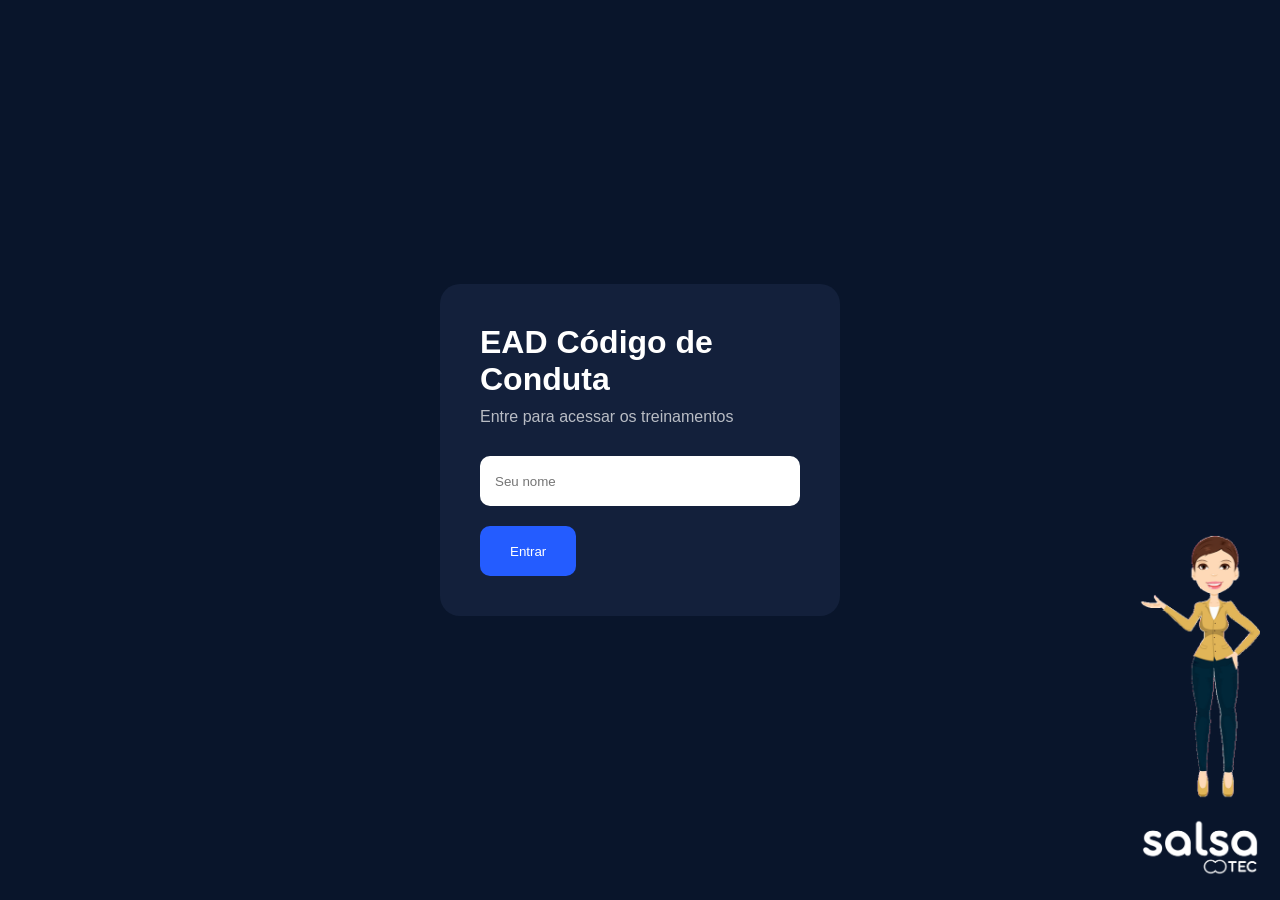
<file: index.html>
<!DOCTYPE html>
<html lang="pt-BR">
<head>
  <meta charset="UTF-8" />
  <meta name="viewport" content="width=device-width, initial-scale=1.0" />
  <title>EAD Código de Conduta</title>

  <link rel="stylesheet" href="css/style.css" />
    <link rel="manifest" href="manifest.json">
</head>
<body>

  <div class="login-container">

    <div class="login-card">
      <h1>EAD Código de Conduta</h1>
      <p>Entre para acessar os treinamentos</p>

      <form id="loginForm">
        <input type="text" id="name" placeholder="Seu nome" required />
        <button type="submit">Entrar</button>
      </form>
    </div>

  </div>

  <script src="js/app.js"></script>


  <img src="img/mascote.png" class="mascote-fixo" alt="Mascote" />
  <img src="gifs/talking.gif" class="mascote-fixo-gif" alt="Mascote" />

</body>
</html>
</file>
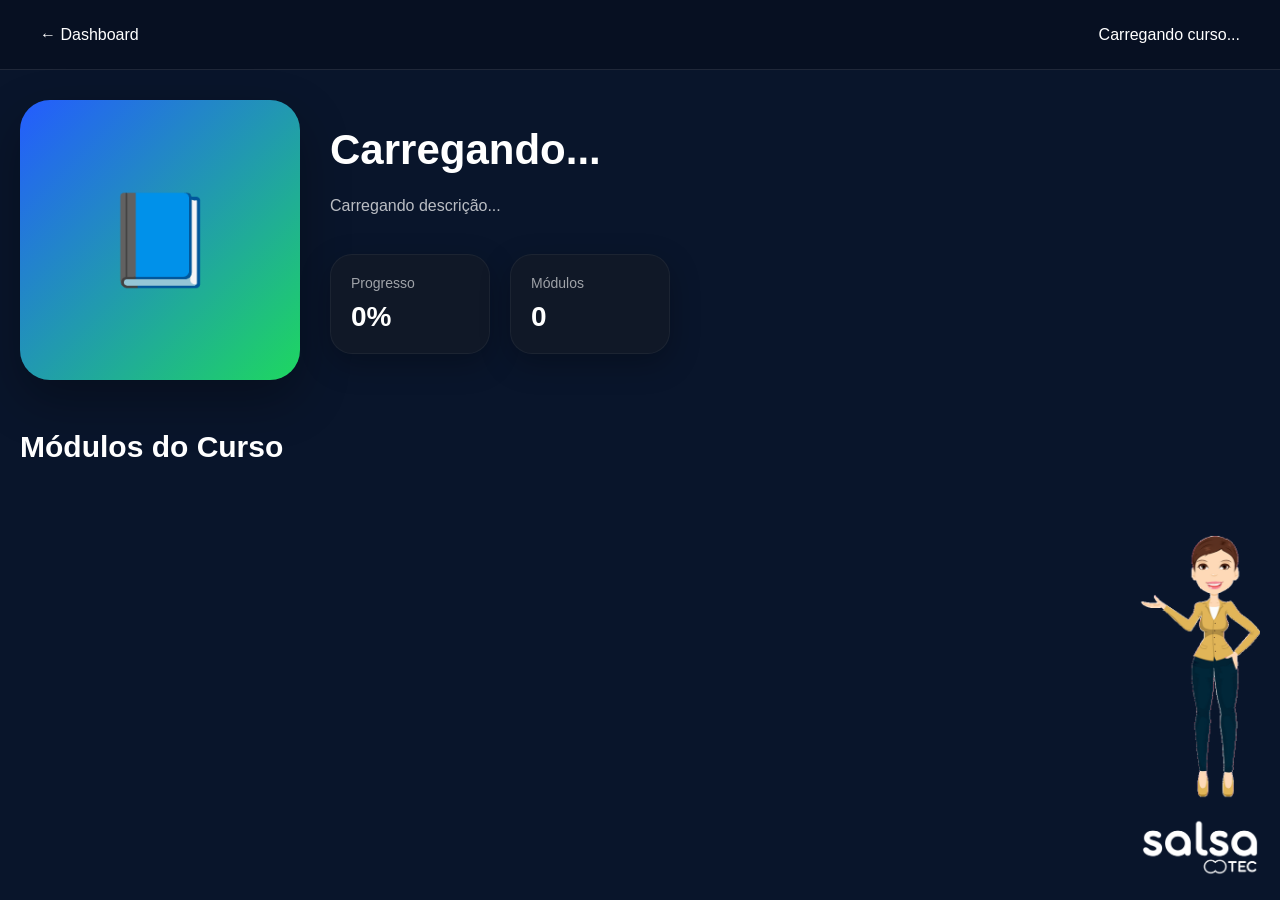
<file: course.html>
<!DOCTYPE html>
<html lang="pt-BR">
<head>

  <meta charset="UTF-8">

  <meta
    name="viewport"
    content="width=device-width, initial-scale=1.0"
  >

  <title>EAD - Curso</title>

  <link rel="stylesheet" href="css/style.css">
  <link rel="stylesheet" href="css/course.css">

</head>
<body>

<header class="topbar">

  <a href="dashboard.html">
    ← Dashboard
  </a>

  <div id="courseTitle">
    Carregando curso...
  </div>

</header>

<main class="course-container">

  <!-- HERO -->

  <section class="course-hero">

    <div class="course-cover" id="courseCover">
      📘
    </div>

    <div class="course-info">

      <h1 id="courseName">
        Carregando...
      </h1>

      <p id="courseDescription">
        Carregando descrição...
      </p>

      <div class="course-meta">

        <div class="meta-card">

          <span class="meta-label">
            Progresso
          </span>

          <span class="meta-value" id="courseProgress">
            0%
          </span>

        </div>

        <div class="meta-card">

          <span class="meta-label">
            Módulos
          </span>

          <span class="meta-value" id="moduleCount">
            0
          </span>

        </div>

      </div>

    </div>

  </section>

  <!-- MÓDULOS -->

  <section class="modules-section">

    <div class="section-header">

      <h2>
        Módulos do Curso
      </h2>

    </div>

    <div id="modulesGrid" class="modules-grid">

      <!-- módulos carregados via JS -->

    </div>

  </section>

</main>

<script src="js/course.js"></script>
<img src="img/mascote.png" class="mascote-fixo" alt="Mascote" />
<img src="gifs/talking.gif" class="mascote-fixo-gif" alt="Mascote" />
</body>
</html>
</file>
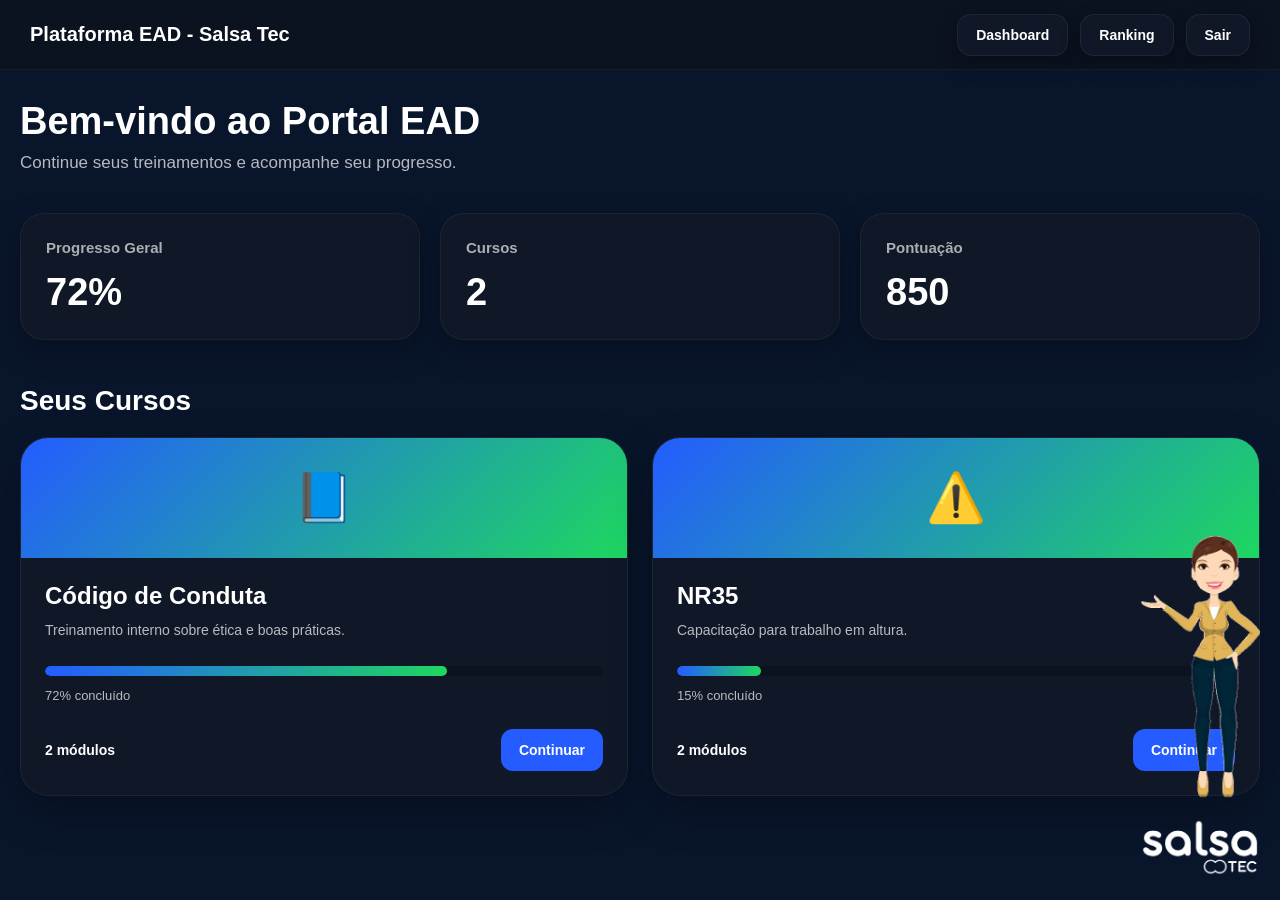
<file: dashboard.html>
<!DOCTYPE html>
<html lang="pt-BR">
<head>

  <meta charset="UTF-8" />

  <meta
    name="viewport"
    content="width=device-width, initial-scale=1.0"
  />

  <title>EAD - Dashboard</title>

  <link rel="stylesheet" href="css/style.css" />
  <link rel="stylesheet" href="css/dashboard.css" />

</head>
<body>

<header class="topbar">

  <div class="logo">
    Plataforma EAD - Salsa Tec
  </div>

  <nav>
    <a href="dashboard.html">Dashboard</a>
    <a href="ranking.html">Ranking</a>
    <a href="index.html">Sair</a>
  </nav>

</header>

<main class="container">

  <!-- HERO -->

  <section class="hero">

    <h1>
      Bem-vindo ao Portal EAD
    </h1>

    <p>
      Continue seus treinamentos e acompanhe seu progresso.
    </p>

  </section>

  <!-- STATS -->

  <section class="stats">

    <div class="card stat-card">

      <h3>Progresso Geral</h3>

      <span id="progressValue">
        72%
      </span>

    </div>

    <div class="card stat-card">

      <h3>Cursos</h3>

      <span id="courseCount">
        2
      </span>

    </div>

    <div class="card stat-card">

      <h3>Pontuação</h3>

      <span id="scoreValue">
        850
      </span>

    </div>

  </section>

  <!-- CURSOS -->

  <section class="courses-section">

    <div class="section-header">

      <h2>
        Seus Cursos
      </h2>

    </div>

    <div id="coursesContainer" class="courses-grid">

      <!-- CURSO -->

      <div class="course-card">

        <div class="course-cover">
          📘
        </div>

        <div class="course-content">

          <h3>
            Código de Conduta
          </h3>

          <p>
            Treinamento interno sobre ética e boas práticas.
          </p>

          <div class="course-progress">

            <div class="progress-bar">

              <div
                class="progress-fill"
                style="width:72%;"
              ></div>

            </div>

            <span>
              72% concluído
            </span>

          </div>

          <div class="course-footer">

            <div class="module-info">
              2 módulos
            </div>

            <a
              href="course.html?id=1"
              class="course-btn"
            >
              Continuar
            </a>

          </div>

        </div>

      </div>

      <!-- CURSO -->

      <div class="course-card">

        <div class="course-cover">
          ⚠️
        </div>

        <div class="course-content">

          <h3>
            NR35
          </h3>

          <p>
            Capacitação para trabalho em altura.
          </p>

          <div class="course-progress">

            <div class="progress-bar">

              <div
                class="progress-fill"
                style="width:15%;"
              ></div>

            </div>

            <span>
              15% concluído
            </span>

          </div>

          <div class="course-footer">

            <div class="module-info">
              2 módulos
            </div>

            <a
              href="course.html?id=2"
              class="course-btn"
            >
              Continuar
            </a>

          </div>

        </div>

      </div>

    </div>

  </section>

</main>

<img src="img/mascote.png" class="mascote-fixo" alt="Mascote" />
<img src="gifs/talking.gif" class="mascote-fixo-gif" alt="Mascote" />
</body>
</html>
</file>
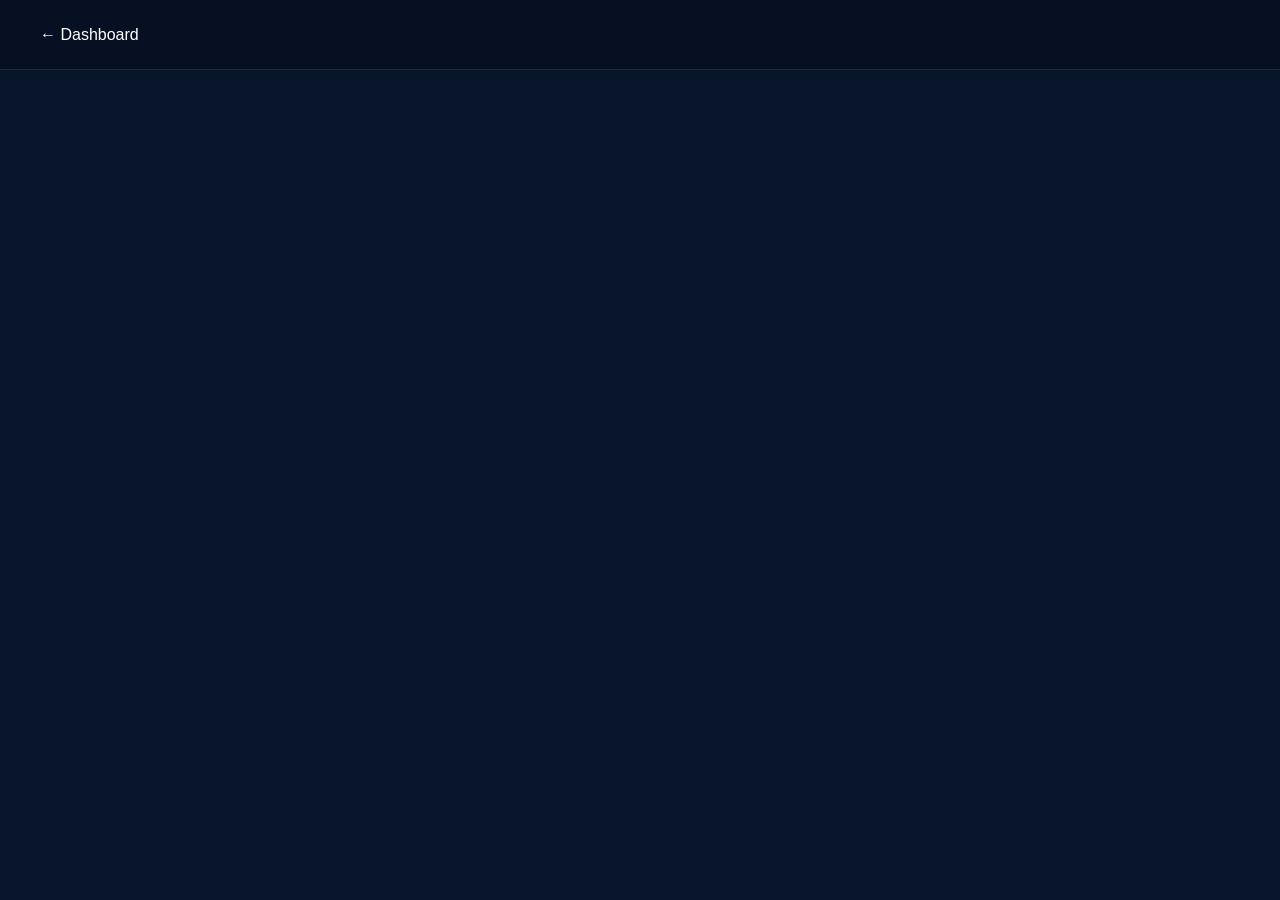
<file: quiz.html>
<!DOCTYPE html>
<html lang="pt-BR">
<head>

  <meta charset="UTF-8">
  <meta name="viewport" content="width=device-width, initial-scale=1.0">

  <title>Quiz</title>

  <link rel="stylesheet" href="css/style.css">
  <link rel="stylesheet" href="css/quiz.css">

</head>
<body>

<header class="topbar">

  <a href="dashboard.html">
    ← Dashboard
  </a>

</header>

<main class="container">

  <div id="quizContainer"></div>

</main>

<script src="js/quiz.js"></script>

</body>
</html>
</file>
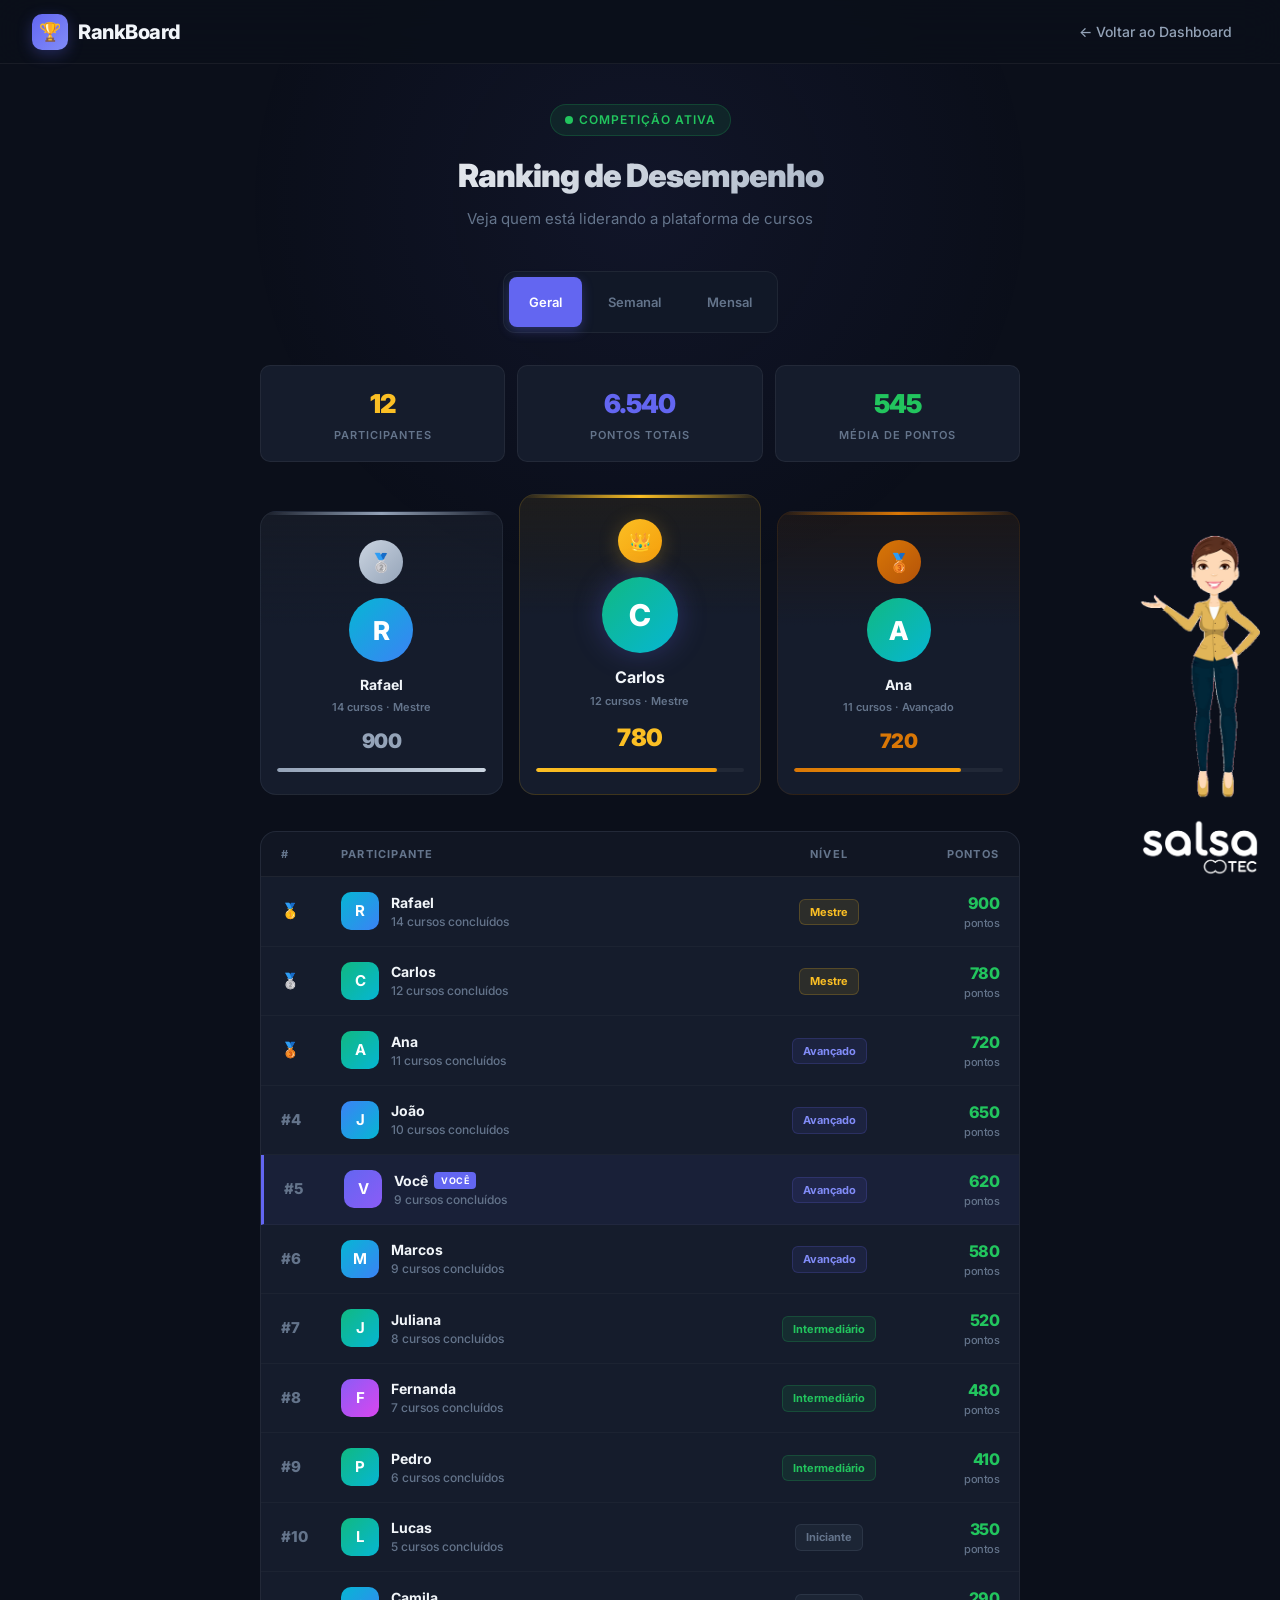
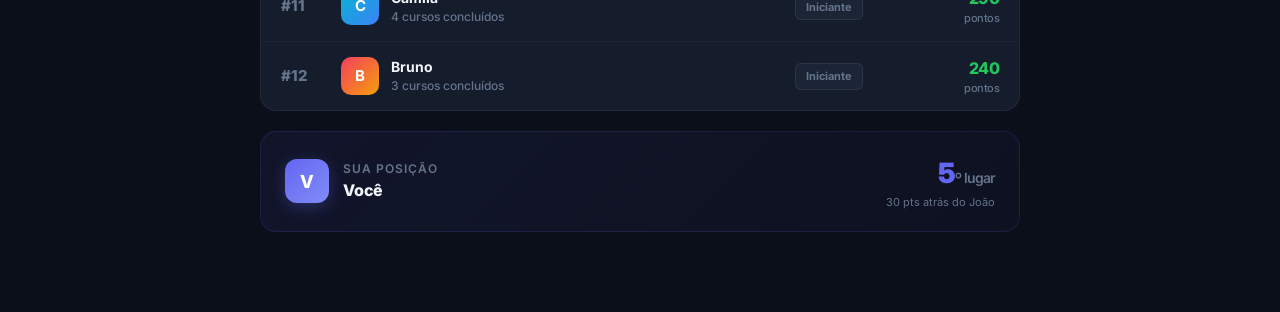
<file: ranking.html>
<!DOCTYPE html>
<html lang="pt-BR">
<head>
  <meta charset="UTF-8">
  <meta name="viewport" content="width=device-width, initial-scale=1.0">
  <title>Ranking — Plataforma de Cursos</title>

  <link rel="preconnect" href="https://fonts.googleapis.com">
  <link href="https://fonts.googleapis.com/css2?family=Inter:wght@400;500;600;700;800;900&display=swap" rel="stylesheet">
  <link rel="stylesheet" href="css/style.css" />  
  <link rel="stylesheet" href="css/ranking.css" />  
  </style>
</head>
<body>

  <!-- TOPBAR -->
  <header class="topbar">
    <div class="logo">
      <div class="logo-icon">🏆</div>
      RankBoard
    </div>
    <nav>
      <a href="dashboard.html">← Voltar ao Dashboard</a>
    </nav>
  </header>

  <main class="container">

    <!-- PAGE HEADER -->
    <div class="page-header animate-in">
      <div class="badge">
        <span class="pulse"></span>
        Competição Ativa
      </div>
      <h1>Ranking de Desempenho</h1>
      <p>Veja quem está liderando a plataforma de cursos</p>
    </div>

    <!-- FILTER TABS -->
    <div class="tabs animate-in" style="animation-delay: 0.1s">
      <button class="tab active" data-filter="all">Geral</button>
      <button class="tab" data-filter="weekly">Semanal</button>
      <button class="tab" data-filter="monthly">Mensal</button>
    </div>

    <!-- STATS -->
    <div class="stats-row animate-in" style="animation-delay: 0.2s">
      <div class="stat-card">
        <div class="stat-value" id="totalPlayers">0</div>
        <div class="stat-label">Participantes</div>
      </div>
      <div class="stat-card">
        <div class="stat-value" id="totalPoints">0</div>
        <div class="stat-label">Pontos Totais</div>
      </div>
      <div class="stat-card">
        <div class="stat-value" id="avgPoints">0</div>
        <div class="stat-label">Média de Pontos</div>
      </div>
    </div>

    <!-- PODIUM -->
    <div class="podium" id="podium"></div>

    <!-- RANKING TABLE -->
    <div class="ranking-table animate-in" style="animation-delay: 0.4s">
      <div class="ranking-header">
        <span>#</span>
        <span>Participante</span>
        <span>Nível</span>
        <span>Pontos</span>
      </div>
      <div id="rankingList"></div>
    </div>

    <!-- YOUR POSITION -->
    <div class="your-position animate-in" style="animation-delay: 0.5s" id="yourPosition"></div>

  </main>
  <script src="js/ranking.js"></script>

  <img src="img/mascote.png" class="mascote-fixo" alt="Mascote" />
<img src="gifs/talking.gif" class="mascote-fixo-gif" alt="Mascote" />
</body>
</html>
</file>
<file: css/style.css>
*{
  margin:0;
  padding:0;
  box-sizing:border-box;
}

body{
  font-family:Arial;
  background:#09152b;
  color:white;
  touch-action:manipulation;
}

html{
  touch-action:manipulation;
}

a{
  color:white;
  text-decoration:none;
}

.topbar{
  height:70px;
  background:#071022;
  display:flex;
  align-items:center;
  justify-content:space-between;
  padding:0 40px;
  border-bottom:1px solid rgba(255,255,255,.1);
}

.container{
  width:90%;
  max-width:1200px;
  margin:auto;
  padding:40px 0;
}

.login-container{
  width:100%;
  height:100vh;
  display:flex;
  justify-content:center;
  align-items:center;
}

.login-card{
  width:400px;
  background:#13203b;
  padding:40px;
  border-radius:20px;
}

.login-card h1{
  margin-bottom:10px;
}

.login-card p{
  margin-bottom:30px;
  opacity:.7;
}

input{
  width:100%;
  height:50px;
  border:none;
  border-radius:10px;
  padding:0 15px;
  margin-bottom:20px;
}

button{
  height:50px;
  border:none;
  border-radius:10px;
  background:#245cff;
  color:white;
  cursor:pointer;
  padding:0 30px;
}

.card{
  background:#13203b;
  border-radius:20px;
  padding:30px;
}


/* NAV */

.topbar nav{
  display:flex;
  align-items:center;

  gap:12px;

  flex-wrap:wrap;
}

/* LINKS */

.topbar nav a{
  height:42px;

  padding:0 18px;

  display:flex;
  align-items:center;
  justify-content:center;

  border-radius:14px;

  text-decoration:none;

  color:rgba(255,255,255,.75);

  font-size:14px;
  font-weight:700;

  transition:
    background .2s,
    color .2s,
    transform .2s;
}

/* HOVER */

.topbar nav a:hover{
  background:#13203b;

  color:white;

  transform:translateY(-2px);
}

/* LINK ATIVO */

.topbar nav a.active{
  background:#245cff;

  color:white;

  box-shadow:
    0 10px 25px rgba(36,92,255,.35);
}

/* MOBILE */

@media(max-width:768px){

  .topbar{
    padding:15px;

    flex-direction:column;
    align-items:flex-start;
  }

  .logo{
    font-size:18px;
  }

  .topbar nav{
    width:100%;

    display:grid;

    grid-template-columns:
      repeat(3, 1fr);

    gap:10px;
  }

  .topbar nav a{
    width:100%;
  }

}

.mascote-fixo {
  position: fixed;
  bottom: 20px;
  right: 20px;
  width: 120px; /* ajuste conforme necessário */
  height: auto;
  z-index: 9999;
  pointer-events: none; /* evita atrapalhar cliques */

  animation: entrarMascote 0.8s cubic-bezier(0.22, 1, 0.36, 1) forwards;
}
.mascote-fixo-gif {
  position: fixed;
  bottom: 100px;
  right: 20px;
  width: 120px;
  height: auto;
  z-index: 9999;
  pointer-events: none;
  
  /* 👇 Animação de entrada */
  animation: entrarMascoteFlip 1.6s cubic-bezier(0.22, 1, 0.36, 1) forwards;
}

@keyframes entrarMascote {
  0% {
    opacity: 0;
    transform: translateX(500px); /* Começa invisível e deslocado pra direita */
  }
  100% {
    opacity: 1;
    transform: translateX(0); /* Fica visível na posição original */
  }
}

/* ♿ Respeita usuários que preferem menos animações */
@media (prefers-reduced-motion: reduce) {
  .mascote-fixo-gif { animation: none; opacity: 1; }
}

@keyframes entrarMascoteFlip {
  0% {
    opacity: 0;
    transform: scaleX(-1) translateX(-500px); /* Começa invisível e deslocado pra direita */
  }
  100% {
    opacity: 1;
    transform: scaleX(-1) translateX(0); /* Fica visível na posição original */
  }
}

/* ♿ Respeita usuários que preferem menos animações */
@media (prefers-reduced-motion: reduce) {
  .mascote-fixo-gif { animation: none; opacity: 1; }
}
</file>
<file: css/course.css>
.course-container{
  width:100%;
  max-width:1400px;

  margin:auto;

  padding:30px 20px 60px;
}

/* HERO */

.course-hero{
  display:grid;

  grid-template-columns:
    280px 1fr;

  gap:30px;

  margin-bottom:50px;
}

/* COVER */

.course-cover{
  width:100%;
  height:280px;

  border-radius:30px;

  background:
    linear-gradient(
      135deg,
      #245cff,
      #1ed760
    );

  display:flex;
  align-items:center;
  justify-content:center;

  font-size:90px;

  box-shadow:
    0 20px 50px rgba(0,0,0,.3);
}

/* INFO */

.course-info{
  display:flex;
  flex-direction:column;
  justify-content:center;
}

.course-info h1{
  color:white;

  font-size:42px;
  font-weight:800;

  margin-bottom:18px;
}

.course-info p{
  color:rgba(255,255,255,.72);

  font-size:16px;

  line-height:1.7;

  max-width:700px;

  margin-bottom:35px;
}

/* META */

.course-meta{
  display:flex;
  gap:20px;

  flex-wrap:wrap;
}

.meta-card{
  min-width:160px;

  padding:20px;

  border-radius:22px;

  background:#101827;

  border:1px solid rgba(255,255,255,.05);

  box-shadow:
    0 10px 30px rgba(0,0,0,.25);
}

.meta-label{
  display:block;

  color:rgba(255,255,255,.6);

  font-size:14px;

  margin-bottom:10px;
}

.meta-value{
  color:white;

  font-size:28px;
  font-weight:800;
}

/* SECTION */

.section-header{
  margin-bottom:25px;
}

.section-header h2{
  color:white;

  font-size:30px;
  font-weight:800;
}

/* GRID */

.modules-grid{
  display:grid;

  grid-template-columns:
    repeat(auto-fit, minmax(280px, 1fr));

  gap:22px;
}

/* MODULE CARD */

.module-card{
  background:#101827;

  border-radius:26px;

  padding:24px;

  border:1px solid rgba(255,255,255,.05);

  box-shadow:
    0 15px 40px rgba(0,0,0,.25);

  transition:
    transform .2s,
    border-color .2s;
}

.module-card:hover{
  transform:translateY(-4px);

  border-color:#245cff;
}

.module-number{
  width:46px;
  height:46px;

  border-radius:14px;

  background:#245cff;

  display:flex;
  align-items:center;
  justify-content:center;

  color:white;

  font-size:18px;
  font-weight:800;

  margin-bottom:20px;
}

.module-card h3{
  color:white;

  font-size:22px;
  font-weight:800;

  margin-bottom:12px;
}

.module-card p{
  color:rgba(255,255,255,.7);

  font-size:14px;

  line-height:1.6;

  margin-bottom:25px;
}

/* BUTTON */

.module-btn{
  width:100%;
  height:48px;

  border:none;
  border-radius:14px;

  background:#245cff;

  color:white;

  font-size:14px;
  font-weight:700;

  cursor:pointer;

  transition:.2s;
}

.module-btn:hover{
  background:#3b6cff;
}

/* MOBILE */

@media(max-width:900px){

  .course-hero{
    grid-template-columns:1fr;
  }

  .course-cover{
    height:220px;
    font-size:70px;
  }

}

@media(max-width:768px){

  .course-container{
    padding:20px 15px 40px;
  }

  .course-info h1{
    font-size:30px;
  }

  .course-info p{
    font-size:15px;
  }

  .meta-card{
    flex:1;
  }

  .modules-grid{
    grid-template-columns:1fr;
  }

}
</file>
<file: css/dashboard.css>
.container{
  width:100%;
  max-width:1400px;

  margin:auto;

  padding:30px 20px 60px;
}

/* HERO */

.hero{
  margin-bottom:40px;
}

.hero h1{
  font-size:38px;
  font-weight:800;

  margin-bottom:10px;

  color:white;
}

.hero p{
  color:rgba(255,255,255,.7);

  font-size:17px;
}

/* STATS */

.stats{
  display:grid;

  grid-template-columns:
    repeat(auto-fit, minmax(220px, 1fr));

  gap:20px;

  margin-bottom:45px;
}

.stat-card{
  background:#101827;

  border-radius:24px;

  padding:25px;

  border:1px solid rgba(255,255,255,.05);

  box-shadow:
    0 10px 30px rgba(0,0,0,.25);
}

.stat-card h3{
  color:rgba(255,255,255,.65);

  font-size:15px;
  font-weight:600;

  margin-bottom:15px;
}

.stat-card span{
  color:white;

  font-size:38px;
  font-weight:800;
}

/* SECTION */

.section-header{
  margin-bottom:20px;
}

.section-header h2{
  color:white;

  font-size:28px;
  font-weight:800;
}

/* GRID */

.courses-grid{
  display:grid;

  grid-template-columns:
    repeat(auto-fit, minmax(320px, 1fr));

  gap:24px;
}

/* COURSE CARD */

.course-card{
  background:#101827;

  border-radius:28px;

  overflow:hidden;

  border:1px solid rgba(255,255,255,.05);

  box-shadow:
    0 15px 40px rgba(0,0,0,.25);

  transition:
    transform .2s,
    border-color .2s;
}

.course-card:hover{
  transform:translateY(-4px);

  border-color:#245cff;
}

/* COVER */

.course-cover{
  height:120px;

  background:
    linear-gradient(
      135deg,
      #245cff,
      #1ed760
    );

  display:flex;
  align-items:center;
  justify-content:center;

  font-size:48px;
}

/* CONTENT */

.course-content{
  padding:24px;
}

.course-content h3{
  color:white;

  font-size:24px;
  font-weight:800;

  margin-bottom:10px;
}

.course-content p{
  color:rgba(255,255,255,.7);

  font-size:14px;
  line-height:1.5;

  margin-bottom:25px;
}

/* PROGRESS */

.course-progress{
  margin-bottom:25px;
}

.progress-bar{
  width:100%;
  height:10px;

  background:#0b1220;

  border-radius:999px;

  overflow:hidden;

  margin-bottom:10px;
}

.progress-fill{
  height:100%;

  background:
    linear-gradient(
      90deg,
      #245cff,
      #1ed760
    );

  border-radius:999px;
}

.course-progress span{
  color:rgba(255,255,255,.7);

  font-size:13px;
}

/* FOOTER */

.course-footer{
  display:flex;

  align-items:center;
  justify-content:space-between;

  gap:15px;
}

.module-info{
  color:white;

  font-size:14px;
  font-weight:600;
}

/* BUTTON */

.course-btn{
  height:42px;

  padding:0 18px;

  display:flex;
  align-items:center;
  justify-content:center;

  background:#245cff;

  color:white;

  border-radius:12px;

  text-decoration:none;

  font-size:14px;
  font-weight:700;

  transition:.2s;
}

.course-btn:hover{
  background:#3b6cff;
}

/* MOBILE */

@media(max-width:768px){

  .container{
    padding:20px 15px 40px;
  }

  .hero h1{
    font-size:28px;
  }

  .hero p{
    font-size:15px;
  }

  .stat-card span{
    font-size:30px;
  }

  .courses-grid{
    grid-template-columns:1fr;
  }

  .course-content{
    padding:20px;
  }

  .course-content h3{
    font-size:22px;
  }

  .course-footer{
    flex-direction:column;
    align-items:flex-start;
  }

  .course-btn{
    width:100%;
  }

}

/* NAV */

.topbar{
  width:100%;

  padding:18px 30px;

  display:flex;
  align-items:center;
  justify-content:space-between;

  gap:20px;

  background:#0b1220;

  border-bottom:
    1px solid rgba(255,255,255,.05);

  position:sticky;
  top:0;

  z-index:1000;

  backdrop-filter:blur(10px);
}

/* LOGO */

.logo{
  color:white;

  font-size:20px;
  font-weight:800;

  white-space:nowrap;
}

/* NAV */

.topbar nav{
  display:flex;
  align-items:center;

  gap:12px;

  flex-wrap:wrap;

}

/* LINKS */

.topbar nav a{
  height:42px;

  padding:0 18px;

  display:flex;
  align-items:center;
  justify-content:center;

  border-radius:14px;

  text-decoration:none;


  background:#101827;

  border:1px solid rgba(255,255,255,.06);

  box-shadow:
    0 8px 20px rgba(0,0,0,.25);

  color:white;

  font-size:14px;
  font-weight:700;

  transition:
    background .2s,
    color .2s,
    transform .2s;
}

/* HOVER */

.topbar nav a:hover{
  background:#13203b;

  color:white;

  transform:translateY(-2px);
}

/* LINK ATIVO */

.topbar nav a.active{
  background:#245cff;

  color:white;

  box-shadow:
    0 10px 25px rgba(36,92,255,.35);
}

/* MOBILE */

@media(max-width:768px){

  .topbar{
    padding:15px;

    flex-direction:column;
    align-items:flex-start;

      padding-bottom: 100px;
  }

  .logo{
    font-size:18px;
  }

  .topbar nav{
    width:100%;

    display:grid;

    grid-template-columns:
      repeat(3, 1fr);

    gap:10px;
  }

  .topbar nav a{
    width:100%;
  }

}
</file>
<file: css/quiz.css>
.quiz-wrapper{
  width:100%;
  max-width:900px;
  margin:60px auto 0;
}

.quiz-title{
  font-size:36px;
  font-weight:800;
  text-align:center;
  color:white;
  margin-bottom:40px;
}

.question{
  background: linear-gradient(180deg, #13203b, #101827);
  border-radius:28px;
  padding:35px;
  margin-bottom:30px;
  border:1px solid rgba(255,255,255,.05);
  box-shadow: 0 15px 40px rgba(0,0,0,.25);
}

.question-title{
  font-size:24px;
  font-weight:800;
  color:white;
  margin-bottom:28px;
  line-height:1.5;
}

.options{
  display:flex;
  flex-direction:column;
  gap:18px;
}

.option-btn{
  width:100%;
  min-height:78px;
  padding:22px 24px;
  border-radius:22px;
  border:2px solid rgba(255,255,255,.05);
  background: linear-gradient(180deg, #111827, #0f172a);
  color:white;
  font-size:17px;
  font-weight:600;
  text-align:left;
  cursor:pointer;
  transition:.18s;
  box-shadow: 0 8px 25px rgba(0,0,0,.18);
}

.option-btn:hover{
  transform:translateY(-2px);
  border-color: rgba(36,92,255,.45);
  background: linear-gradient(180deg, #16213b, #111827);
}

.option-btn.correct{
  background: linear-gradient(180deg, #12351f, #0f2818) !important;
  border-color:#1ed760 !important;
  color:#d8ffe5;
}

.option-btn.wrong{
  background: linear-gradient(180deg, #3a1d24, #2b151b) !important;
  border-color:#ff4d6d !important;
  color:#ffdce3;
}

.option-btn.selected {
  border-color: #245cff !important;
  background: linear-gradient(180deg, #1a2d55, #13203b) !important;
  color: #fff !important;
  box-shadow: 0 0 0 2px rgba(36, 92, 255, 0.25);
  transform: translateY(-2px);
}

.quiz-actions{
  margin-top:45px;
  display:flex;
  justify-content:center;
}

.quiz-actions button{
  width:280px;
  height:62px;
  border:none;
  border-radius:22px;
  background: linear-gradient(135deg, #245cff, #1ed760);
  color:white;
  font-size:18px;
  font-weight:800;
  cursor:pointer;
}

.result-box{
  margin-top:35px;
  padding:32px;
  border-radius:26px;
  text-align:center;
  font-size:28px;
  font-weight:800;
  background: linear-gradient(180deg, #13203b, #101827);
}

.result-good{ color:#1ed760; }
.result-medium{ color:#ffcc00; }
.result-bad{ color:#ff4d6d; }

/* FEEDBACK POR QUESTÃO */
.question-feedback {
  margin-top: 16px;
  min-height: 28px;
}

.feedback-msg {
  font-size: 14px;
  font-weight: 600;
  padding: 8px 14px;
  border-radius: 10px;
  display: inline-flex;
  align-items: center;
  gap: 6px;
  animation: feedbackFadeIn 0.3s ease forwards;
}

.correct-msg {
  background: rgba(30, 215, 96, 0.12);
  color: #1ed760;
  border: 1px solid rgba(30, 215, 96, 0.3);
}

.wrong-msg {
  background: rgba(255, 77, 109, 0.12);
  color: #ff4d6d;
  border: 1px solid rgba(255, 77, 109, 0.3);
}

@keyframes feedbackFadeIn {
  from { opacity: 0; transform: translateY(6px); }
  to { opacity: 1; transform: translateY(0); }
}

/* RESPONSIVO */
@media(max-width:768px){
  .quiz-wrapper{ margin-top:40px; }
  .quiz-title{ font-size:28px; }
  .question{ padding:24px; }
  .question-title{ font-size:20px; }
  .option-btn{
    min-height:68px;
    border-radius:18px;
    padding:18px;
    font-size:15px;
  }
  .quiz-actions button{ width:100%; }
  .result-box{ font-size:22px; padding:24px; }
}
</file>
<file: css/ranking.css>
/* ============================================
       RESET & BASE
       ============================================ */
    *, *::before, *::after {
      margin: 0;
      padding: 0;
      box-sizing: border-box;
    }

    :root {
      --bg-primary: #0b0f1a;
      --bg-secondary: #111827;
      --bg-card: #151c2c;
      --bg-card-hover: #1a2340;
      --border: rgba(255, 255, 255, 0.06);
      --text-primary: #f1f5f9;
      --text-secondary: #94a3b8;
      --text-muted: #64748b;
      --gold: #fbbf24;
      --gold-bg: rgba(251, 191, 36, 0.08);
      --gold-glow: rgba(251, 191, 36, 0.25);
      --silver: #94a3b8;
      --silver-bg: rgba(148, 163, 184, 0.08);
      --bronze: #d97706;
      --bronze-bg: rgba(217, 119, 6, 0.08);
      --green: #22c55e;
      --green-bg: rgba(34, 197, 94, 0.1);
      --accent: #6366f1;
      --accent-glow: rgba(99, 102, 241, 0.3);
      --radius: 16px;
      --radius-sm: 10px;
    }

    html {
      scroll-behavior: smooth;
    }

    body {
      font-family: 'Inter', -apple-system, sans-serif;
      background: var(--bg-primary);
      color: var(--text-primary);
      min-height: 100vh;
      line-height: 1.5;
      -webkit-font-smoothing: antialiased;
    }

    /* ============================================
       BACKGROUND EFFECTS
       ============================================ */
    body::before {
      content: '';
      position: fixed;
      top: -200px;
      left: 50%;
      transform: translateX(-50%);
      width: 800px;
      height: 800px;
      background: radial-gradient(circle, rgba(99, 102, 241, 0.07) 0%, transparent 70%);
      pointer-events: none;
      z-index: 0;
    }

    /* ============================================
       TOPBAR
       ============================================ */
    .topbar {
      position: sticky;
      top: 0;
      z-index: 100;
      display: flex;
      align-items: center;
      justify-content: space-between;
      padding: 0 32px;
      height: 64px;
      background: rgba(11, 15, 26, 0.8);
      backdrop-filter: blur(20px);
      border-bottom: 1px solid var(--border);
    }

    .topbar .logo {
      display: flex;
      align-items: center;
      gap: 10px;
      font-size: 20px;
      font-weight: 800;
      letter-spacing: -0.5px;
    }

    .topbar .logo .logo-icon {
      width: 36px;
      height: 36px;
      background: linear-gradient(135deg, var(--accent), #818cf8);
      border-radius: 10px;
      display: flex;
      align-items: center;
      justify-content: center;
      font-size: 18px;
      box-shadow: 0 4px 15px var(--accent-glow);
    }

    .topbar nav a {
      color: var(--text-secondary);
      text-decoration: none;
      font-size: 14px;
      font-weight: 500;
      padding: 8px 16px;
      border-radius: 8px;
      transition: all 0.2s;
    }

    .topbar nav a:hover {
      color: var(--text-primary);
      background: rgba(255, 255, 255, 0.05);
    }

    /* ============================================
       CONTAINER
       ============================================ */
    .container {
      max-width: 800px;
      margin: 0 auto;
      padding: 40px 20px 80px;
      position: relative;
      z-index: 1;
    }

    /* ============================================
       PAGE HEADER
       ============================================ */
    .page-header {
      text-align: center;
      margin-bottom: 40px;
    }

    .page-header .badge {
      display: inline-flex;
      align-items: center;
      gap: 6px;
      padding: 6px 14px;
      background: var(--green-bg);
      border: 1px solid rgba(34, 197, 94, 0.2);
      border-radius: 100px;
      font-size: 12px;
      font-weight: 600;
      color: var(--green);
      margin-bottom: 16px;
      text-transform: uppercase;
      letter-spacing: 1px;
    }

    .page-header .badge .pulse {
      width: 8px;
      height: 8px;
      background: var(--green);
      border-radius: 50%;
      animation: pulse 2s ease-in-out infinite;
    }

    @keyframes pulse {
      0%, 100% { opacity: 1; transform: scale(1); }
      50% { opacity: 0.5; transform: scale(0.8); }
    }

    .page-header h1 {
      font-size: 32px;
      font-weight: 900;
      letter-spacing: -1px;
      margin-bottom: 8px;
      background: linear-gradient(135deg, #fff 0%, #94a3b8 100%);
      -webkit-background-clip: text;
      -webkit-text-fill-color: transparent;
      background-clip: text;
    }

    .page-header p {
      color: var(--text-muted);
      font-size: 15px;
    }

    /* ============================================
       FILTER TABS
       ============================================ */
    .tabs {
      display: flex;
      justify-content: center;
      gap: 6px;
      margin-bottom: 32px;
      background: var(--bg-secondary);
      border: 1px solid var(--border);
      border-radius: 12px;
      padding: 5px;
      width: fit-content;
      margin-left: auto;
      margin-right: auto;
    }

    .tab {
      padding: 8px 20px;
      border: none;
      background: transparent;
      color: var(--text-muted);
      font-family: inherit;
      font-size: 13px;
      font-weight: 600;
      border-radius: 8px;
      cursor: pointer;
      transition: all 0.25s;
    }

    .tab:hover {
      color: var(--text-secondary);
    }

    .tab.active {
      background: var(--accent);
      color: #fff;
      box-shadow: 0 4px 12px var(--accent-glow);
    }

    /* ============================================
       STATS CARDS
       ============================================ */
    .stats-row {
      display: grid;
      grid-template-columns: repeat(3, 1fr);
      gap: 12px;
      margin-bottom: 32px;
    }

    .stat-card {
      background: var(--bg-card);
      border: 1px solid var(--border);
      border-radius: var(--radius-sm);
      padding: 18px;
      text-align: center;
      transition: all 0.3s;
    }

    .stat-card:hover {
      border-color: rgba(99, 102, 241, 0.2);
      transform: translateY(-2px);
    }

    .stat-card .stat-value {
      font-size: 26px;
      font-weight: 900;
      letter-spacing: -1px;
      margin-bottom: 4px;
    }

    .stat-card:nth-child(1) .stat-value { color: var(--gold); }
    .stat-card:nth-child(2) .stat-value { color: var(--accent); }
    .stat-card:nth-child(3) .stat-value { color: var(--green); }

    .stat-card .stat-label {
      font-size: 11px;
      font-weight: 600;
      color: var(--text-muted);
      text-transform: uppercase;
      letter-spacing: 1px;
    }

    /* ============================================
       PODIUM (TOP 3)
       ============================================ */
    .podium {
      display: grid;
      grid-template-columns: 1fr 1fr 1fr;
      gap: 16px;
      margin-bottom: 36px;
      align-items: end;
    }

    .podium-card {
      position: relative;
      background: var(--bg-card);
      border: 1px solid var(--border);
      border-radius: var(--radius);
      padding: 28px 16px 22px;
      text-align: center;
      transition: all 0.4s cubic-bezier(0.175, 0.885, 0.32, 1.275);
      overflow: hidden;
    }

    .podium-card::before {
      content: '';
      position: absolute;
      top: 0;
      left: 0;
      right: 0;
      height: 3px;
    }

    .podium-card:hover {
      transform: translateY(-6px);
    }

    /* 1st place */
    .podium-card.first {
      order: 2;
      padding-top: 24px;
      border-color: rgba(251, 191, 36, 0.15);
      background: linear-gradient(180deg, var(--gold-bg) 0%, var(--bg-card) 40%);
    }

    .podium-card.first::before {
      background: linear-gradient(90deg, transparent, var(--gold), transparent);
      height: 3px;
    }

    .podium-card.first .podium-rank {
      background: linear-gradient(135deg, #fbbf24, #f59e0b);
      color: #1a1a2e;
      box-shadow: 0 4px 20px var(--gold-glow);
    }

    .podium-card.first .podium-name {
      font-size: 16px;
    }

    .podium-card.first .podium-points {
      font-size: 24px;
      color: var(--gold);
    }

    /* 2nd place */
    .podium-card.second {
      order: 1;
      padding-top: 28px;
      border-color: rgba(148, 163, 184, 0.1);
      background: linear-gradient(180deg, var(--silver-bg) 0%, var(--bg-card) 40%);
    }

    .podium-card.second::before {
      background: linear-gradient(90deg, transparent, var(--silver), transparent);
    }

    .podium-card.second .podium-rank {
      background: linear-gradient(135deg, #cbd5e1, #94a3b8);
      color: #1a1a2e;
    }

    /* 3rd place */
    .podium-card.third {
      order: 3;
      padding-top: 28px;
      border-color: rgba(217, 119, 6, 0.1);
      background: linear-gradient(180deg, var(--bronze-bg) 0%, var(--bg-card) 40%);
    }

    .podium-card.third::before {
      background: linear-gradient(90deg, transparent, var(--bronze), transparent);
    }

    .podium-card.third .podium-rank {
      background: linear-gradient(135deg, #d97706, #b45309);
      color: #fff;
    }

    .podium-rank {
      width: 44px;
      height: 44px;
      border-radius: 50%;
      display: flex;
      align-items: center;
      justify-content: center;
      font-size: 18px;
      font-weight: 900;
      margin: 0 auto 14px;
    }

    .podium-avatar {
      width: 64px;
      height: 64px;
      border-radius: 50%;
      margin: 0 auto 12px;
      display: flex;
      align-items: center;
      justify-content: center;
      font-size: 26px;
      font-weight: 800;
      color: #fff;
    }

    .podium-card.first .podium-avatar {
      width: 76px;
      height: 76px;
      font-size: 30px;
      background: linear-gradient(135deg, #6366f1, #8b5cf6);
      box-shadow: 0 0 30px var(--accent-glow);
    }

    .podium-card.second .podium-avatar {
      background: linear-gradient(135deg, #3b82f6, #6366f1);
    }

    .podium-card.third .podium-avatar {
      background: linear-gradient(135deg, #06b6d4, #3b82f6);
    }

    .podium-name {
      font-size: 14px;
      font-weight: 700;
      color: var(--text-primary);
      margin-bottom: 4px;
    }

    .podium-level {
      font-size: 11px;
      font-weight: 600;
      color: var(--text-muted);
      margin-bottom: 10px;
    }

    .podium-points {
      font-size: 20px;
      font-weight: 900;
      letter-spacing: -0.5px;
    }

    .podium-card.second .podium-points { color: var(--silver); }
    .podium-card.third .podium-points { color: var(--bronze); }

    .podium-progress {
      margin-top: 12px;
      width: 100%;
      height: 4px;
      background: rgba(255, 255, 255, 0.05);
      border-radius: 100px;
      overflow: hidden;
    }

    .podium-progress .bar {
      height: 100%;
      border-radius: 100px;
      transition: width 1s ease;
    }

    .podium-card.first .bar { background: linear-gradient(90deg, #fbbf24, #f59e0b); }
    .podium-card.second .bar { background: linear-gradient(90deg, #94a3b8, #cbd5e1); }
    .podium-card.third .bar { background: linear-gradient(90deg, #d97706, #f59e0b); }

    /* ============================================
       RANKING TABLE
       ============================================ */
    .ranking-table {
      background: var(--bg-card);
      border: 1px solid var(--border);
      border-radius: var(--radius);
      overflow: hidden;
    }

    .ranking-header {
      display: grid;
      grid-template-columns: 60px 1fr 100px 120px;
      align-items: center;
      padding: 14px 20px;
      background: rgba(0, 0, 0, 0.2);
      border-bottom: 1px solid var(--border);
      color: var(--text-muted);
      font-size: 11px;
      font-weight: 700;
      text-transform: uppercase;
      letter-spacing: 1.2px;
    }

    .ranking-header span:nth-child(3) {
      text-align: center;
    }

    .ranking-header span:nth-child(4) {
      text-align: right;
    }

    /* ROW */
    .ranking-row {
      display: grid;
      grid-template-columns: 60px 1fr 100px 120px;
      align-items: center;
      padding: 14px 20px;
      border-bottom: 1px solid rgba(255, 255, 255, 0.03);
      transition: all 0.2s;
      cursor: default;
    }

    .ranking-row:last-child {
      border-bottom: none;
    }

    .ranking-row:hover {
      background: var(--bg-card-hover);
    }

    .ranking-row.is-you {
      background: rgba(99, 102, 241, 0.06);
      border-left: 3px solid var(--accent);
    }

    .ranking-row.is-you:hover {
      background: rgba(99, 102, 241, 0.1);
    }

    /* POSITION */
    .pos {
      font-size: 15px;
      font-weight: 800;
      color: var(--text-muted);
    }

    .pos.top1 { color: var(--gold); }
    .pos.top2 { color: var(--silver); }
    .pos.top3 { color: var(--bronze); }

    .pos .medal {
      font-size: 18px;
    }

    /* USER INFO */
    .user-info {
      display: flex;
      align-items: center;
      gap: 12px;
    }

    .user-avatar {
      width: 38px;
      height: 38px;
      border-radius: 10px;
      display: flex;
      align-items: center;
      justify-content: center;
      font-size: 15px;
      font-weight: 700;
      color: #fff;
      flex-shrink: 0;
    }

    .user-details .user-name {
      font-size: 14px;
      font-weight: 700;
      color: var(--text-primary);
      display: flex;
      align-items: center;
      gap: 6px;
    }

    .user-details .user-name .you-badge {
      font-size: 9px;
      font-weight: 700;
      padding: 2px 7px;
      background: var(--accent);
      color: #fff;
      border-radius: 4px;
      text-transform: uppercase;
      letter-spacing: 0.5px;
    }

    .user-details .user-meta {
      font-size: 12px;
      color: var(--text-muted);
      font-weight: 500;
    }

    /* LEVEL BADGE */
    .level-badge {
      text-align: center;
    }

    .level-badge .lvl {
      font-size: 11px;
      font-weight: 700;
      padding: 4px 10px;
      border-radius: 6px;
      display: inline-block;
    }

    .lvl.lvl-master {
      background: rgba(251, 191, 36, 0.1);
      color: var(--gold);
      border: 1px solid rgba(251, 191, 36, 0.2);
    }

    .lvl.lvl-advanced {
      background: rgba(99, 102, 241, 0.1);
      color: #818cf8;
      border: 1px solid rgba(99, 102, 241, 0.2);
    }

    .lvl.lvl-intermediate {
      background: rgba(34, 197, 94, 0.1);
      color: var(--green);
      border: 1px solid rgba(34, 197, 94, 0.2);
    }

    .lvl.lvl-beginner {
      background: rgba(100, 116, 139, 0.1);
      color: var(--text-muted);
      border: 1px solid rgba(100, 116, 139, 0.2);
    }

    /* POINTS */
    .points {
      text-align: right;
      font-size: 16px;
      font-weight: 800;
      color: var(--green);
      letter-spacing: -0.5px;
    }

    .points small {
      font-size: 11px;
      font-weight: 500;
      color: var(--text-muted);
      display: block;
    }

    /* ============================================
       YOUR POSITION CARD
       ============================================ */
    .your-position {
      margin-top: 20px;
      background: linear-gradient(135deg, rgba(99, 102, 241, 0.08), rgba(99, 102, 241, 0.03));
      border: 1px solid rgba(99, 102, 241, 0.15);
      border-radius: var(--radius);
      padding: 20px 24px;
      display: flex;
      align-items: center;
      justify-content: space-between;
    }

    .your-position .yp-info {
      display: flex;
      align-items: center;
      gap: 14px;
    }

    .your-position .yp-avatar {
      width: 44px;
      height: 44px;
      border-radius: 12px;
      background: linear-gradient(135deg, var(--accent), #818cf8);
      display: flex;
      align-items: center;
      justify-content: center;
      font-size: 18px;
      color: #fff;
      font-weight: 800;
      box-shadow: 0 4px 15px var(--accent-glow);
    }

    .your-position .yp-text .yp-label {
      font-size: 12px;
      font-weight: 600;
      color: var(--text-muted);
      text-transform: uppercase;
      letter-spacing: 1px;
    }

    .your-position .yp-text .yp-name {
      font-size: 16px;
      font-weight: 800;
    }

    .your-position .yp-rank {
      text-align: right;
    }

    .your-position .yp-rank .yp-pos {
      font-size: 28px;
      font-weight: 900;
      color: var(--accent);
      letter-spacing: -1px;
    }

    .your-position .yp-rank .yp-pos small {
      font-size: 14px;
      color: var(--text-muted);
      font-weight: 600;
    }

    .your-position .yp-rank .yp-progress-text {
      font-size: 11px;
      color: var(--text-muted);
    }

    /* ============================================
       ANIMATIONS
       ============================================ */
    @keyframes fadeInUp {
      from {
        opacity: 0;
        transform: translateY(16px);
      }
      to {
        opacity: 1;
        transform: translateY(0);
      }
    }

    .animate-in {
      animation: fadeInUp 0.5s ease forwards;
      opacity: 0;
    }

    /* ============================================
       RESPONSIVE
       ============================================ */
    @media (max-width: 768px) {
      .topbar {
        padding: 0 16px;
      }

      .container {
        padding: 24px 12px 60px;
      }

      .page-header h1 {
        font-size: 24px;
      }

      .podium {
        grid-template-columns: 1fr;
        gap: 12px;
        max-width: 300px;
        margin-left: auto;
        margin-right: auto;
      }

      .podium-card.first { order: 1; }
      .podium-card.second { order: 2; }
      .podium-card.third { order: 3; }

      .stats-row {
        grid-template-columns: repeat(3, 1fr);
        gap: 8px;
      }

      .stat-card {
        padding: 14px 10px;
      }

      .stat-card .stat-value {
        font-size: 20px;
      }

      .ranking-header,
      .ranking-row {
        grid-template-columns: 44px 1fr 80px;
        padding: 12px 14px;
      }

      .ranking-header span:nth-child(3),
      .ranking-row > :nth-child(3) {
        display: none;
      }

      .ranking-header span:nth-child(4),
      .ranking-row > :nth-child(4) {
        grid-column: 3;
      }

      .ranking-row > :nth-child(4) {
        justify-self: end;
      }

      .user-avatar {
        width: 32px;
        height: 32px;
        font-size: 13px;
      }

      .your-position {
        flex-direction: column;
        text-align: center;
        gap: 14px;
      }

      .your-position .yp-info {
        flex-direction: column;
      }

      .your-position .yp-rank {
        text-align: center;
      }
    }

    /* ============================================
       SCROLLBAR
       ============================================ */
    ::-webkit-scrollbar {
      width: 8px;
    }

    ::-webkit-scrollbar-track {
      background: var(--bg-primary);
    }

    ::-webkit-scrollbar-thumb {
      background: #1e293b;
      border-radius: 10px;
    }

    ::-webkit-scrollbar-thumb:hover {
      background: #334155;
    }
</file>
